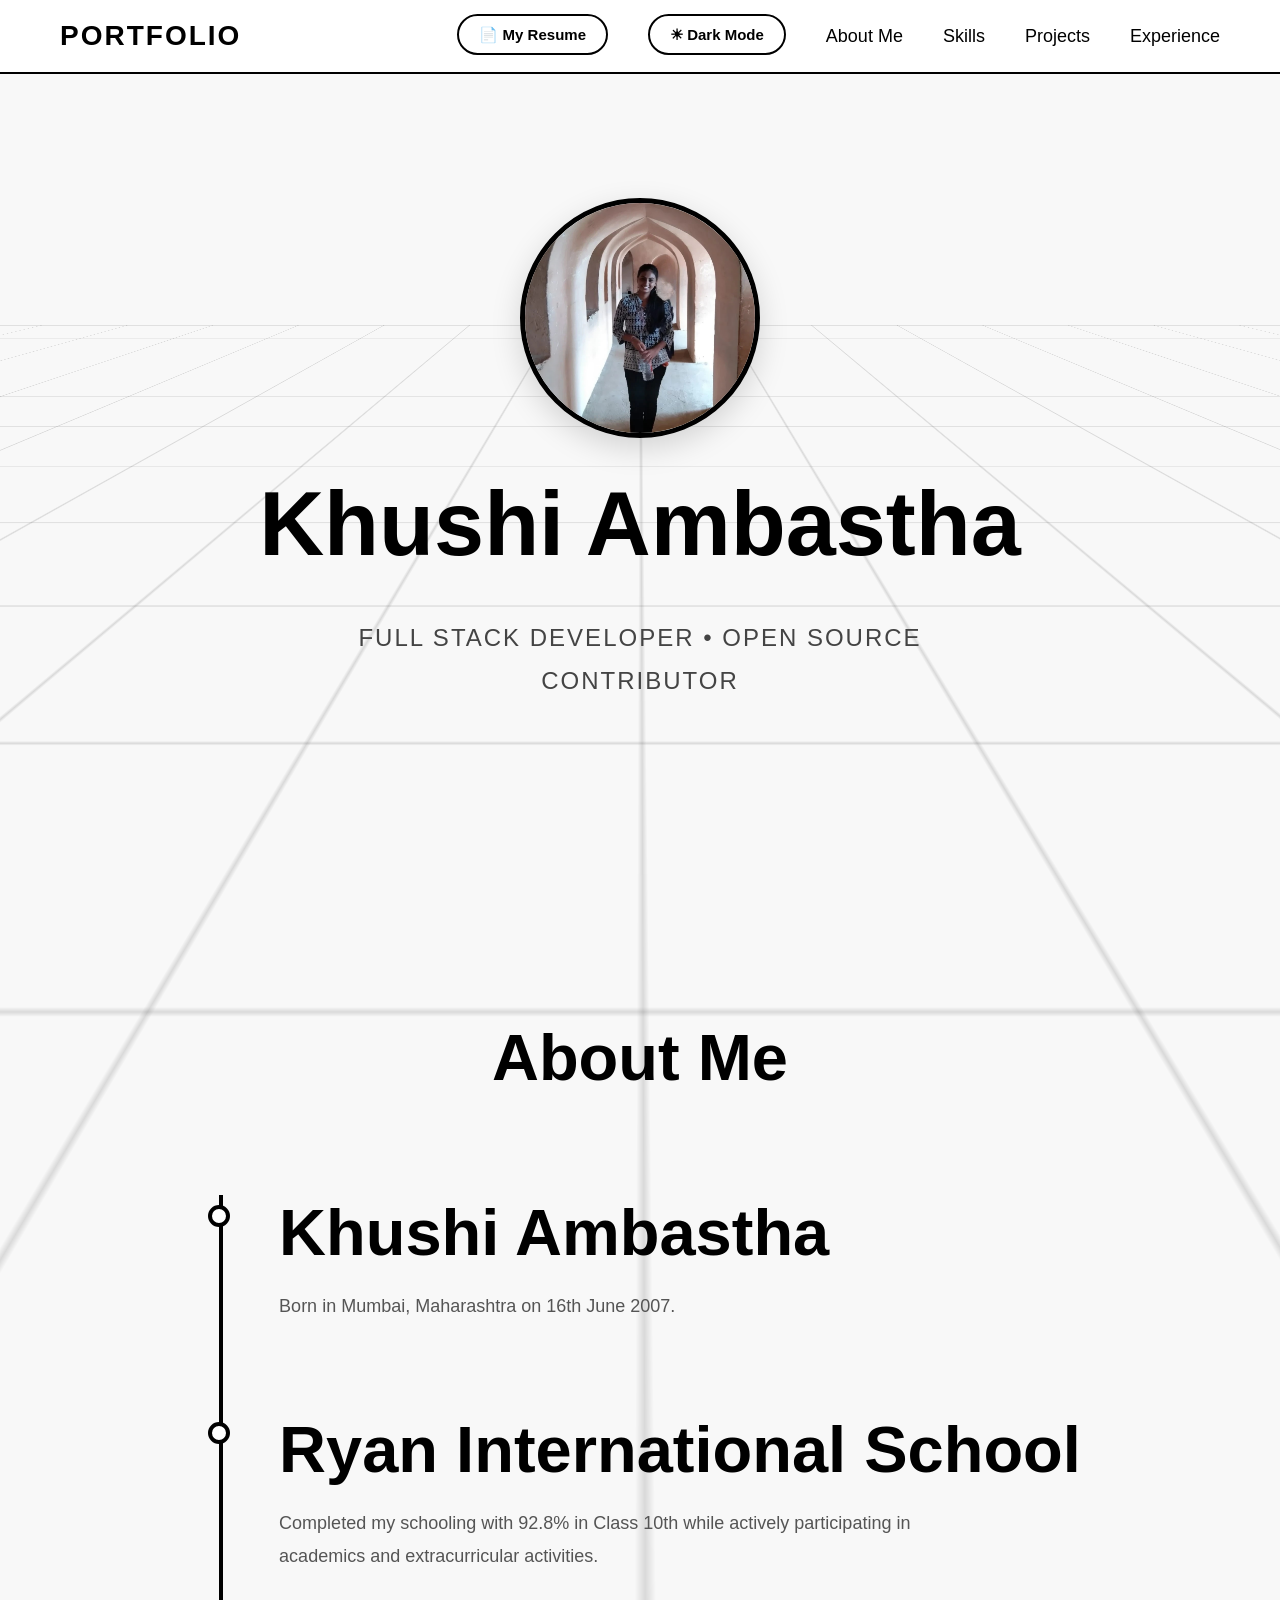
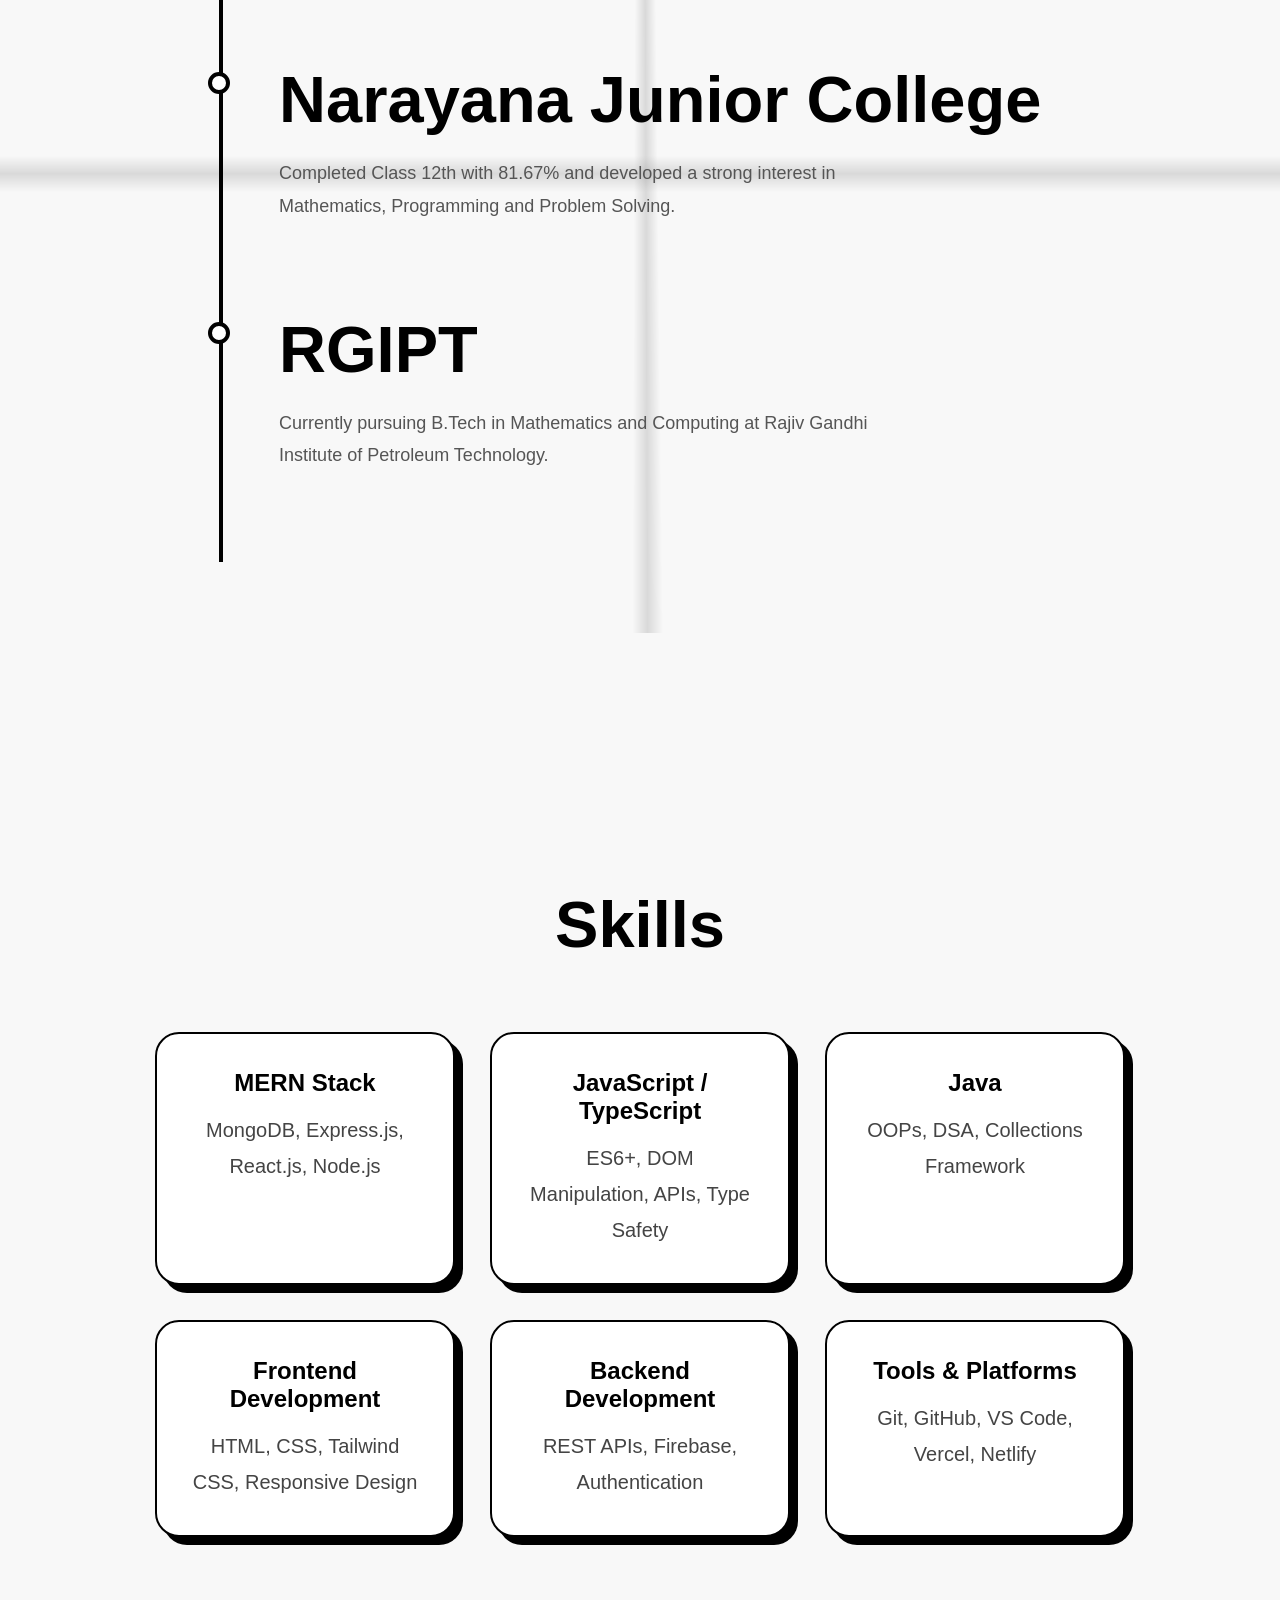
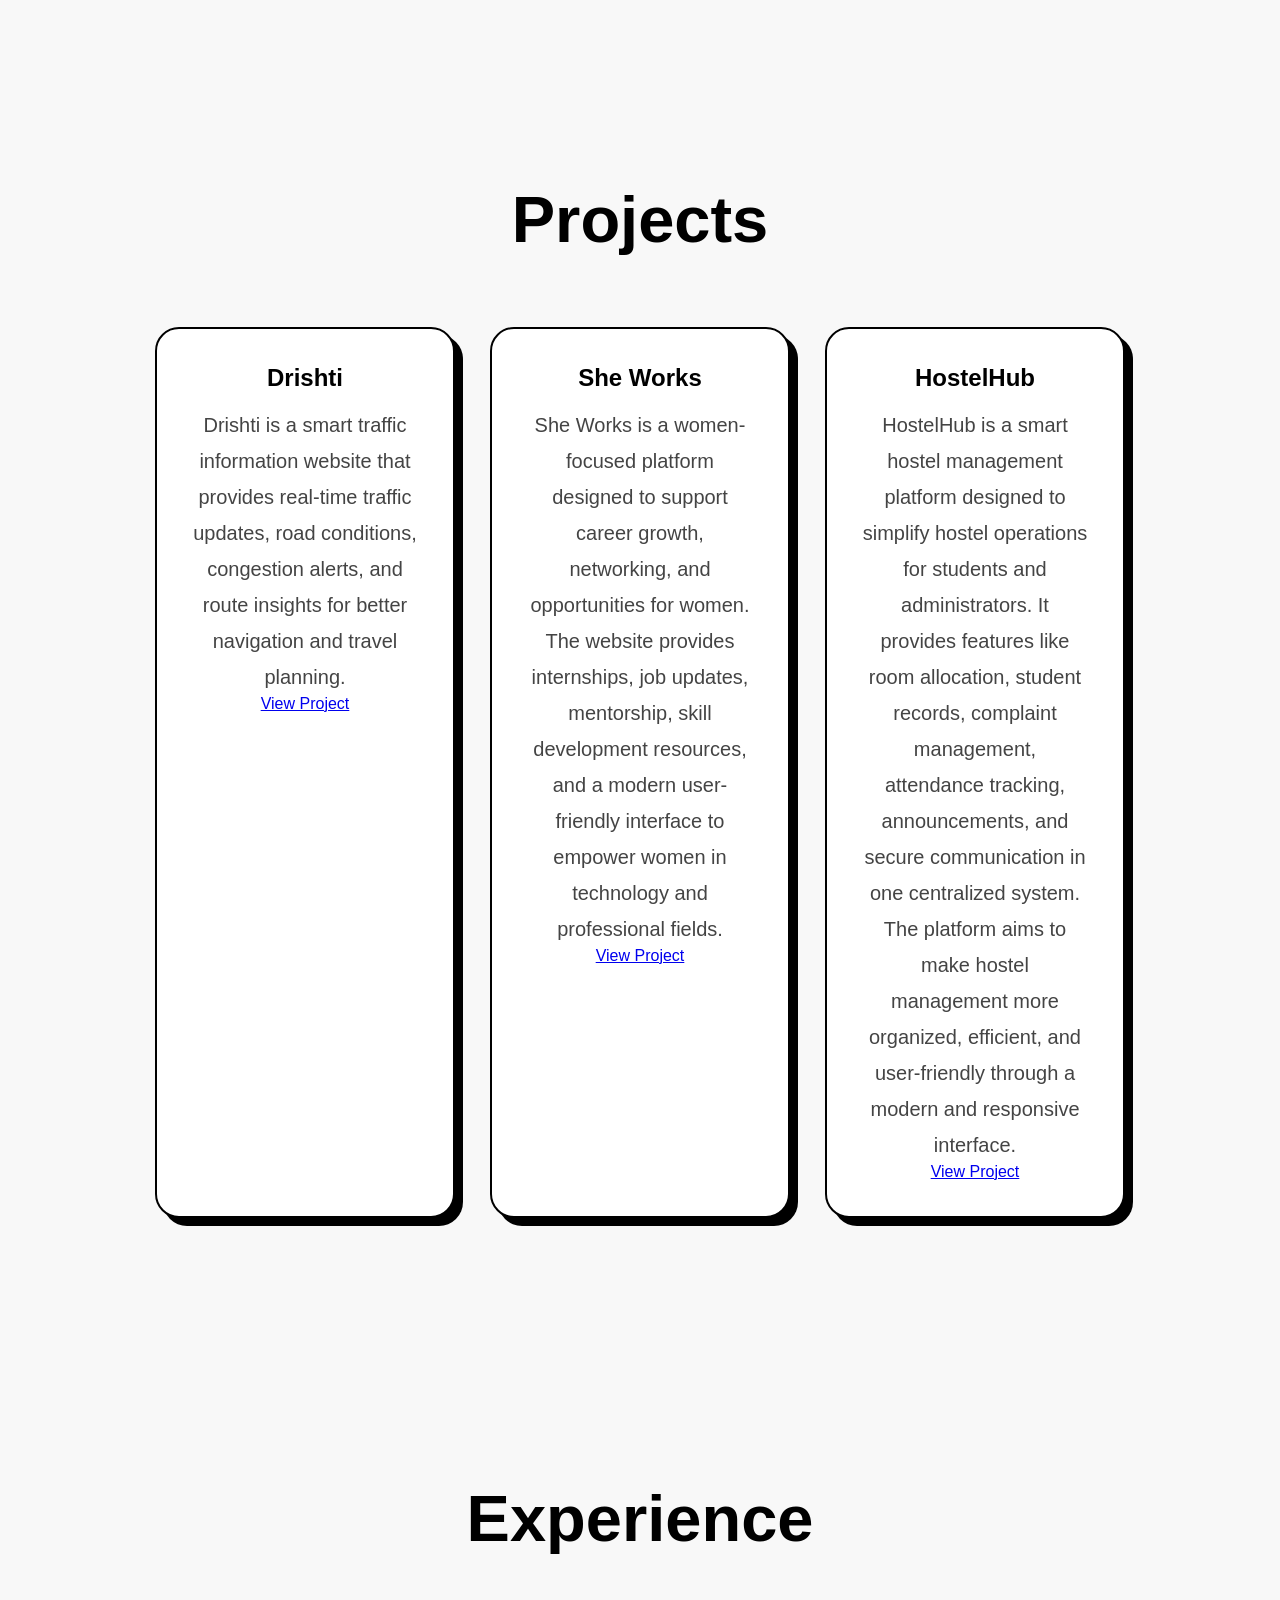
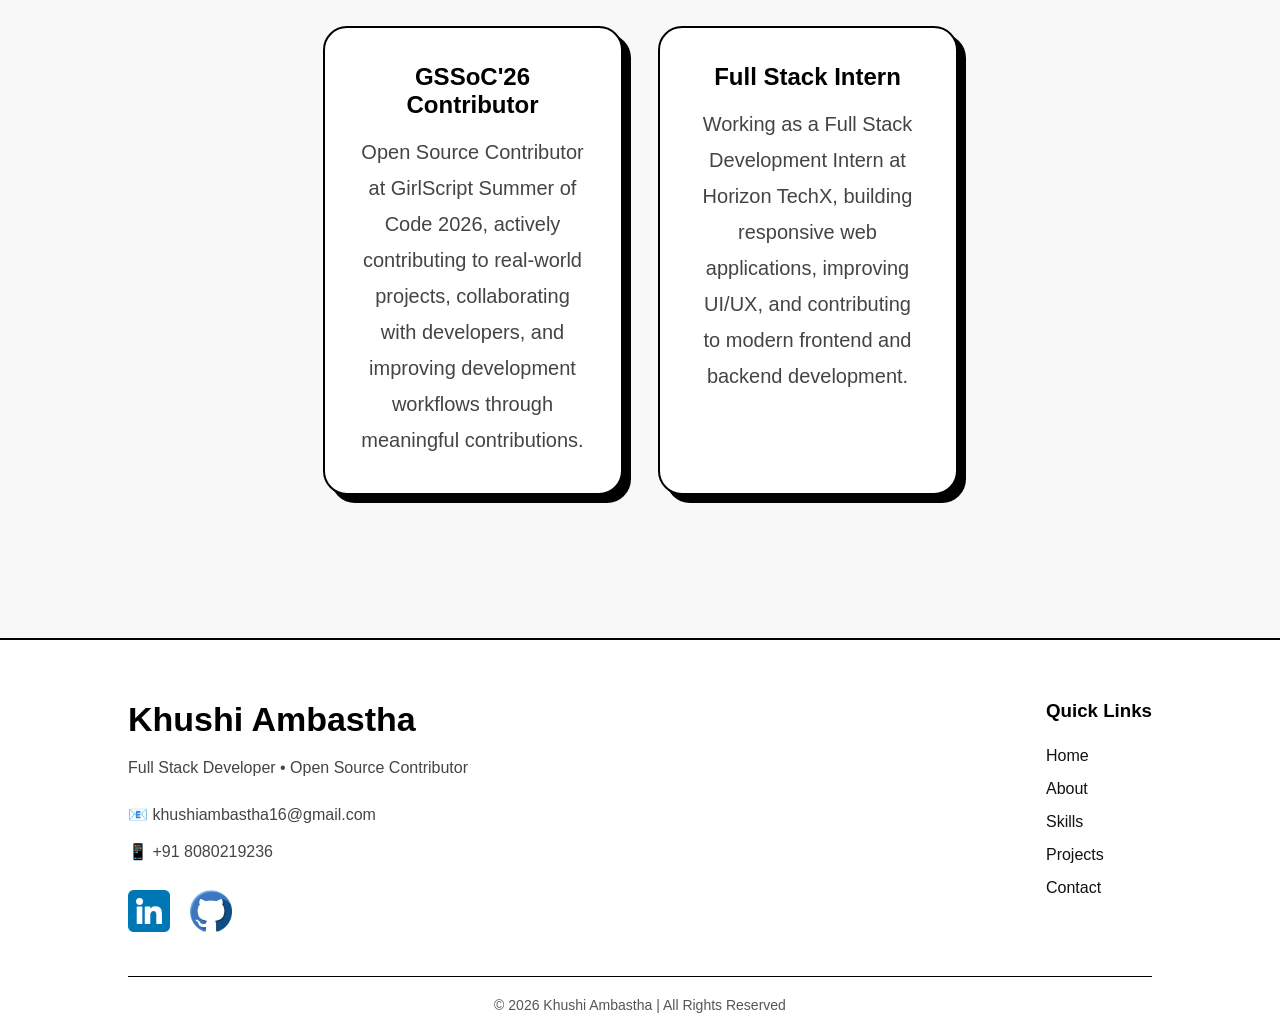
<file: toggle.html>
<!DOCTYPE html>
<html lang="en">
<head>
  <meta charset="UTF-8">
  <meta name="viewport" content="width=device-width, initial-scale=1.0">
  <title> Personal Portfolio</title>

  <!-- CSS LINK -->
  <link rel="stylesheet" href="toggle.css">

</head>

<body>
  <div class="grid-bg"></div>
  <div class="glow"></div>
<header>

  <a href="#home" class="logo">
    PORTFOLIO
  </a>

  <nav>

    <ul>
<li>

  <a href="resume.pdf" download class="resume-btn">

    📄 My Resume

  </a>

</li>

        <li>

  <a href="Index.html" class="theme-btn">

    ☀ Dark Mode

  </a>

</li>

      <li>
        <a href="#about">About Me</a>
      </li>

      <li>
        <a href="#skills">Skills</a>
      </li>

      <li>
        <a href="#projects">Projects</a>
      </li>

      <li>
        <a href="#experience">Experience</a>
      </li>
      

    </ul>

  </nav>

</header>
<section class="hero" id="home">
  <img src="images/profile.png" alt="profile" class="profile-img">
  <h1>Khushi Ambastha</h1>
  <p> FULL STACK DEVELOPER • OPEN SOURCE CONTRIBUTOR</p>
</section>

  <section id="about">

  <h1>About Me</h1>

  <div class="timeline">

    <div class="timeline-item">
      <div class="timeline-dot"></div>

      <div class="timeline-content">
        <h1>Khushi Ambastha</h1>

        <p>
          Born in Mumbai, Maharashtra on 16th June 2007.
        </p>
      </div>
    </div>

    <div class="timeline-item">
      <div class="timeline-dot"></div>

      <div class="timeline-content">
        <h1>Ryan International School</h1>

        <p>
          Completed my schooling with 92.8% in Class 10th while
          actively participating in academics and extracurricular
          activities.
        </p>
      </div>
    </div>

    <div class="timeline-item">
      <div class="timeline-dot"></div>

      <div class="timeline-content">
        <h1>Narayana Junior College</h1>

        <p>
          Completed Class 12th with 81.67% and developed a strong
          interest in Mathematics, Programming and Problem Solving.
        </p>
      </div>
    </div>

    <div class="timeline-item">
      <div class="timeline-dot"></div>

      <div class="timeline-content">
        <h1>RGIPT</h1>

        <p>
          Currently pursuing B.Tech in Mathematics and Computing at
          Rajiv Gandhi Institute of Petroleum Technology.
        </p>
      </div>
    </div>

  </div>

</section>

  <section id="skills">

  <h1>Skills</h1>

  <div class="cards">

    <!-- SKILL 1 -->

    <div class="card">

      <h3>MERN Stack</h3>

      <p>
        MongoDB, Express.js, React.js, Node.js
      </p>

    </div>

    <!-- SKILL 2 -->

    <div class="card">

      <h3>JavaScript / TypeScript</h3>

      <p>
        ES6+, DOM Manipulation, APIs, Type Safety
      </p>

    </div>

    <!-- SKILL 3 -->

    <div class="card">

      <h3>Java</h3>

      <p>
        OOPs, DSA, Collections Framework
      </p>

    </div>

    <!-- SKILL 4 -->

    <div class="card">

      <h3>Frontend Development</h3>

      <p>
        HTML, CSS, Tailwind CSS, Responsive Design
      </p>

    </div>

    <!-- SKILL 5 -->

    <div class="card">

      <h3>Backend Development</h3>

      <p>
        REST APIs, Firebase, Authentication
      </p>

    </div>

    <!-- SKILL 6 -->

    <div class="card">

      <h3>Tools & Platforms</h3>

      <p>
        Git, GitHub, VS Code, Vercel, Netlify
      </p>

    </div>

  </div>

</section>

  <section id="projects">

  <h1>Projects</h1>

  <div class="cards">


    <!-- PROJECT 1 -->

<div class="card project-card">

  <h3>Drishti</h3>

  <p>
    Drishti is a smart traffic information website that provides
    real-time traffic updates, road conditions, congestion alerts,
    and route insights for better navigation and travel planning.
  </p>

  <a
    href="https://drishti-omxc.vercel.app/"
    target="_blank"
    class="project-btn"
  >

    View Project

  </a>

</div>

    <!-- PROJECT 2 -->

   <div class="card project-card">

  <h3>She Works</h3>

  <p>
    <p>
  She Works is a women-focused platform designed to support
  career growth, networking, and opportunities for women.
  The website provides internships, job updates, mentorship,
  skill development resources, and a modern user-friendly
  interface to empower women in technology and professional fields.
  </p>

  <a
    href="https://github.com/codecrafted1/SheWorks"
    target="_blank"
    class="project-btn"
  >

    View Project

  </a>

</div>

    <!-- PROJECT 3 -->

   <div class="card project-card">

  <h3>HostelHub</h3>

  <p>
    <p>
  HostelHub is a smart hostel management platform designed to simplify hostel operations for students and administrators. It provides features like room allocation, student records, complaint management, attendance tracking, announcements, and secure communication in one centralized system. The platform aims to make hostel management more organized, efficient, and user-friendly through a modern and responsive interface.

  </p>

  <a
    href="https://hostelhub-kappa.vercel.app/"
    target="_blank"
    class="project-btn"
  >

    View Project

  </a>

</div>

  </div>

</section>


  <section id="experience">

  <h1>Experience</h1>

  <div class="cards">

    <!-- EXPERIENCE 1 -->

    <div class="card">

      <h3>GSSoC'26 Contributor</h3>

      <p>
        Open Source Contributor at GirlScript Summer of Code 2026,
        actively contributing to real-world projects, collaborating
        with developers, and improving development workflows through
        meaningful contributions.
      </p>

    </div>

    <!-- EXPERIENCE 2 -->

    <div class="card">

      <h3>Full Stack Intern</h3>

      <p>
        Working as a Full Stack Development Intern at Horizon TechX,
        building responsive web applications, improving UI/UX,
        and contributing to modern frontend and backend development.
      </p>

    </div>

  </div>

</section>

<footer>

  <div class="footer-container">

    <!-- LEFT SIDE -->

    <div class="footer-left">

      <h2>Khushi Ambastha</h2>

      <p>
        Full Stack Developer • Open Source Contributor
      </p>

      <div class="contact-info">

        <p>📧 khushiambastha16@gmail.com</p>

        <p>📱 +91 8080219236</p>

      </div>

      <!-- SOCIAL LINKS -->

      <div class="social-icons">

        <!-- LINKEDIN -->

        <a href="https://www.linkedin.com/in/khushi-ambastha-08712937b" target="_blank">

          <img src="images/linkedin.png" alt="linkedin">

        </a>

        <!-- GITHUB -->

        <a href="https://github.com/codecrafted1" target="_blank">

          <img src="images/github.png" alt="github">

        </a>

      </div>

    </div>

    <!-- RIGHT SIDE -->

    <div class="footer-right">

      <h3>Quick Links</h3>

      <a href="#home">Home</a>
      <a href="#about">About</a>
      <a href="#skills">Skills</a>
      <a href="#projects">Projects</a>
      <a href="#contact">Contact</a>

    </div>

  </div>

  <!-- BOTTOM -->

  <div class="footer-bottom">

    © 2026 Khushi Ambastha | All Rights Reserved

  </div>

</footer>
</body>
<script src="script.js" defer></script>
</html>
</file>
<file: toggle.css>
/* =========================
   GLOBAL
========================= */

*{
  margin:0;
  padding:0;
  box-sizing:border-box;
  scroll-behavior:smooth;
  font-family:Arial, Helvetica, sans-serif;
}

body{

  background:#f8f8f8;

  color:#111;

  overflow-x:hidden;
}

/* =========================
   HEADER
========================= */

header{

  position:fixed;

  top:0;
  left:0;

  width:100%;

  padding:20px 60px;

  background:white;

  display:flex;

  justify-content:space-between;

  align-items:center;

  z-index:1000;

  border-bottom:2px solid black;
}

.logo{

  font-size:28px;

  font-weight:bold;

  text-decoration:none;

  color:black;

  letter-spacing:2px;

  transition:0.3s;
}

.logo:hover{

  transform:scale(1.05);
}

/* =========================
   NAVBAR
========================= */

nav ul{

  display:flex;

  gap:40px;

  list-style:none;
}

nav ul li a{

  text-decoration:none;

  color:black;

  font-size:18px;

  position:relative;

  transition:0.3s;
}

nav ul li a::after{

  content:"";

  position:absolute;

  left:0;
  bottom:-5px;

  width:0%;

  height:2px;

  background:black;

  transition:0.3s;
}

nav ul li a:hover::after{

  width:100%;
}

/* =========================
   3D GRID BACKGROUND
========================= */

.grid-bg{

  position:fixed;

  inset:0;

  z-index:-2;

  background-image:
    linear-gradient(rgba(0,0,0,0.12) 1px, transparent 1px),
    linear-gradient(90deg, rgba(0,0,0,0.12) 1px, transparent 1px);

  background-size:80px 80px;

  transform:
    perspective(1000px)
    rotateX(75deg)
    scale(2);

  animation:gridMove 10s linear infinite;
}

@keyframes gridMove{

  from{
    background-position:0 0;
  }

  to{
    background-position:0 200px;
  }
}

/* =========================
   SECTION
========================= */

section{

  min-height:100vh;

  display:flex;

  flex-direction:column;

  align-items:center;

  justify-content:center;

  text-align:center;

  padding:120px 20px;
}

section h1{

  font-size:65px;

  color:black;

  margin-bottom:20px;
}

section p{

  max-width:700px;

  font-size:20px;

  color:#444;

  line-height:1.8;
}

/* =========================
   HERO
========================= */

.hero h1{

  font-size:90px;
}

.hero p{

  margin-top:20px;

  font-size:24px;

  letter-spacing:2px;
}

/* =========================
   PROFILE IMAGE
========================= */

.profile-img{

  width:240px;
  height:240px;

  object-fit:cover;

  border-radius:50%;

  border:5px solid black;

  margin-bottom:35px;

  transition:0.4s;

  box-shadow:
  0 10px 30px rgba(0,0,0,0.15);
}

.profile-img:hover{

  transform:
  scale(1.05);

  box-shadow:
  0 15px 40px rgba(0,0,0,0.25);
}

/* =========================
   CARDS
========================= */

.cards{

  display:flex;

  gap:35px;

  flex-wrap:wrap;

  justify-content:center;

  margin-top:50px;
}

.card{

  width:300px;

  padding:35px;

  background:white;

  border:2px solid black;

  border-radius:24px;

  transition:0.4s;

  box-shadow:
  8px 8px 0px black;
}

.card:hover{

  transform:
  translateY(-10px);

  box-shadow:
  14px 14px 0px black;
}

.card h3{

  color:black;

  margin-bottom:15px;

  font-size:24px;
}

.card p{

  color:#444;
}

/* =========================
   BUTTON
========================= */

button{

  margin-top:35px;

  padding:16px 45px;

  border:2px solid black;

  border-radius:50px;

  background:white;

  color:black;

  font-size:18px;

  cursor:pointer;

  transition:0.3s;

  box-shadow:
  6px 6px 0px black;
}

button:hover{

  transform:
  translateY(-4px);

  box-shadow:
  10px 10px 0px black;
}

/* =========================
   FOOTER
========================= */

footer{

  background:white;

  padding:60px 10% 20px;

  border-top:2px solid black;
}

.footer-container{

  display:flex;

  justify-content:space-between;

  align-items:flex-start;

  flex-wrap:wrap;

  gap:50px;
}

.footer-left h2{

  color:black;

  font-size:34px;

  margin-bottom:15px;
}

.footer-left p{

  color:#444;

  margin-bottom:10px;

  line-height:1.7;
}

.contact-info{

  margin-top:20px;
}

.footer-right{

  display:flex;

  flex-direction:column;

  gap:15px;
}

.footer-right h3{

  color:black;

  margin-bottom:10px;
}

.footer-right a{

  text-decoration:none;

  color:#111;

  transition:0.3s;
}

.footer-right a:hover{

  transform:translateX(5px);
}

/* footer bottom */

.footer-bottom{

  text-align:center;

  margin-top:40px;

  padding-top:20px;

  border-top:1px solid black;

  color:#555;

  font-size:14px;
}

/* =========================
   SOCIAL ICONS
========================= */

.social-icons{

  display:flex;

  gap:20px;

  margin-top:25px;
}

.social-icons a img{

  width:42px;

  height:42px;

  transition:0.3s;
}

.social-icons a img:hover{

  transform:
  scale(1.12);
}


@media(max-width:768px){

  header{

    padding:20px;
  }

  nav ul{

    gap:18px;
  }

  .hero h1{

    font-size:52px;
  }

  section h1{

    font-size:42px;
  }

  section p{

    font-size:18px;
  }

  .footer-container{

    flex-direction:column;

    text-align:center;
  }

  .footer-right{

    width:100%;
  }

}
/* THEME BUTTON */

.theme-btn{

  padding:10px 20px;

  border:2px solid currentColor;

  border-radius:30px;

  text-decoration:none;

  font-size:15px;

  font-weight:bold;

  transition:0.3s;
}

/* hover */

.theme-btn:hover{

  transform:translateY(-2px);
}
/* RESUME BUTTON */

.resume-btn{

  padding:10px 20px;

  border:2px solid currentColor;

  border-radius:30px;

  text-decoration:none;

  font-size:15px;

  font-weight:bold;

  transition:0.3s;
}

.resume-btn:hover{

  transform:translateY(-2px);

  background:black;

  color:white !important;
}
/* =========================
   ABOUT TIMELINE
========================= */

.timeline{
  position:relative;
  max-width:900px;
  margin:80px auto;
  padding-left:80px;
}

/* Vertical Line */

.timeline::before{
  content:"";
  position:absolute;
  left:20px;
  top:0;
  width:4px;
  height:100%;
  background:black;
}

/* Timeline Item */

.timeline-item{
  position:relative;
  margin-bottom:90px;
  transition:0.4s ease;
}

/* Dot */

.timeline-dot{
  position:absolute;
  left:-71px;
  top:10px;

  width:22px;
  height:22px;

  border-radius:50%;

  background:white;
  border:4px solid black;

  transition:0.4s ease;
}

/* Content */

.timeline-content{
  text-align:left;
}

.timeline-content h2{
  font-size:36px;
  color:black;
  margin-bottom:15px;
  transition:0.4s;
}

.timeline-content p{
  max-width:650px;
  font-size:18px;
  line-height:1.8;
  color:#555;
}

/* Hover Effect */

.timeline-item:hover{
  transform:translateX(12px);
}

.timeline-item:hover .timeline-dot{
  background:black;

  box-shadow:
    0 0 0 8px rgba(0,0,0,0.08),
    0 0 20px rgba(0,0,0,0.2);
}

.timeline-item:hover h2{
  letter-spacing:1px;
}

/* Mobile */

@media(max-width:768px){

  .timeline{
    padding-left:50px;
  }

  .timeline-dot{
    left:-42px;
  }

  .timeline-content h2{
    font-size:28px;
  }

  .timeline-content p{
    font-size:16px;
  }
}
</file>
